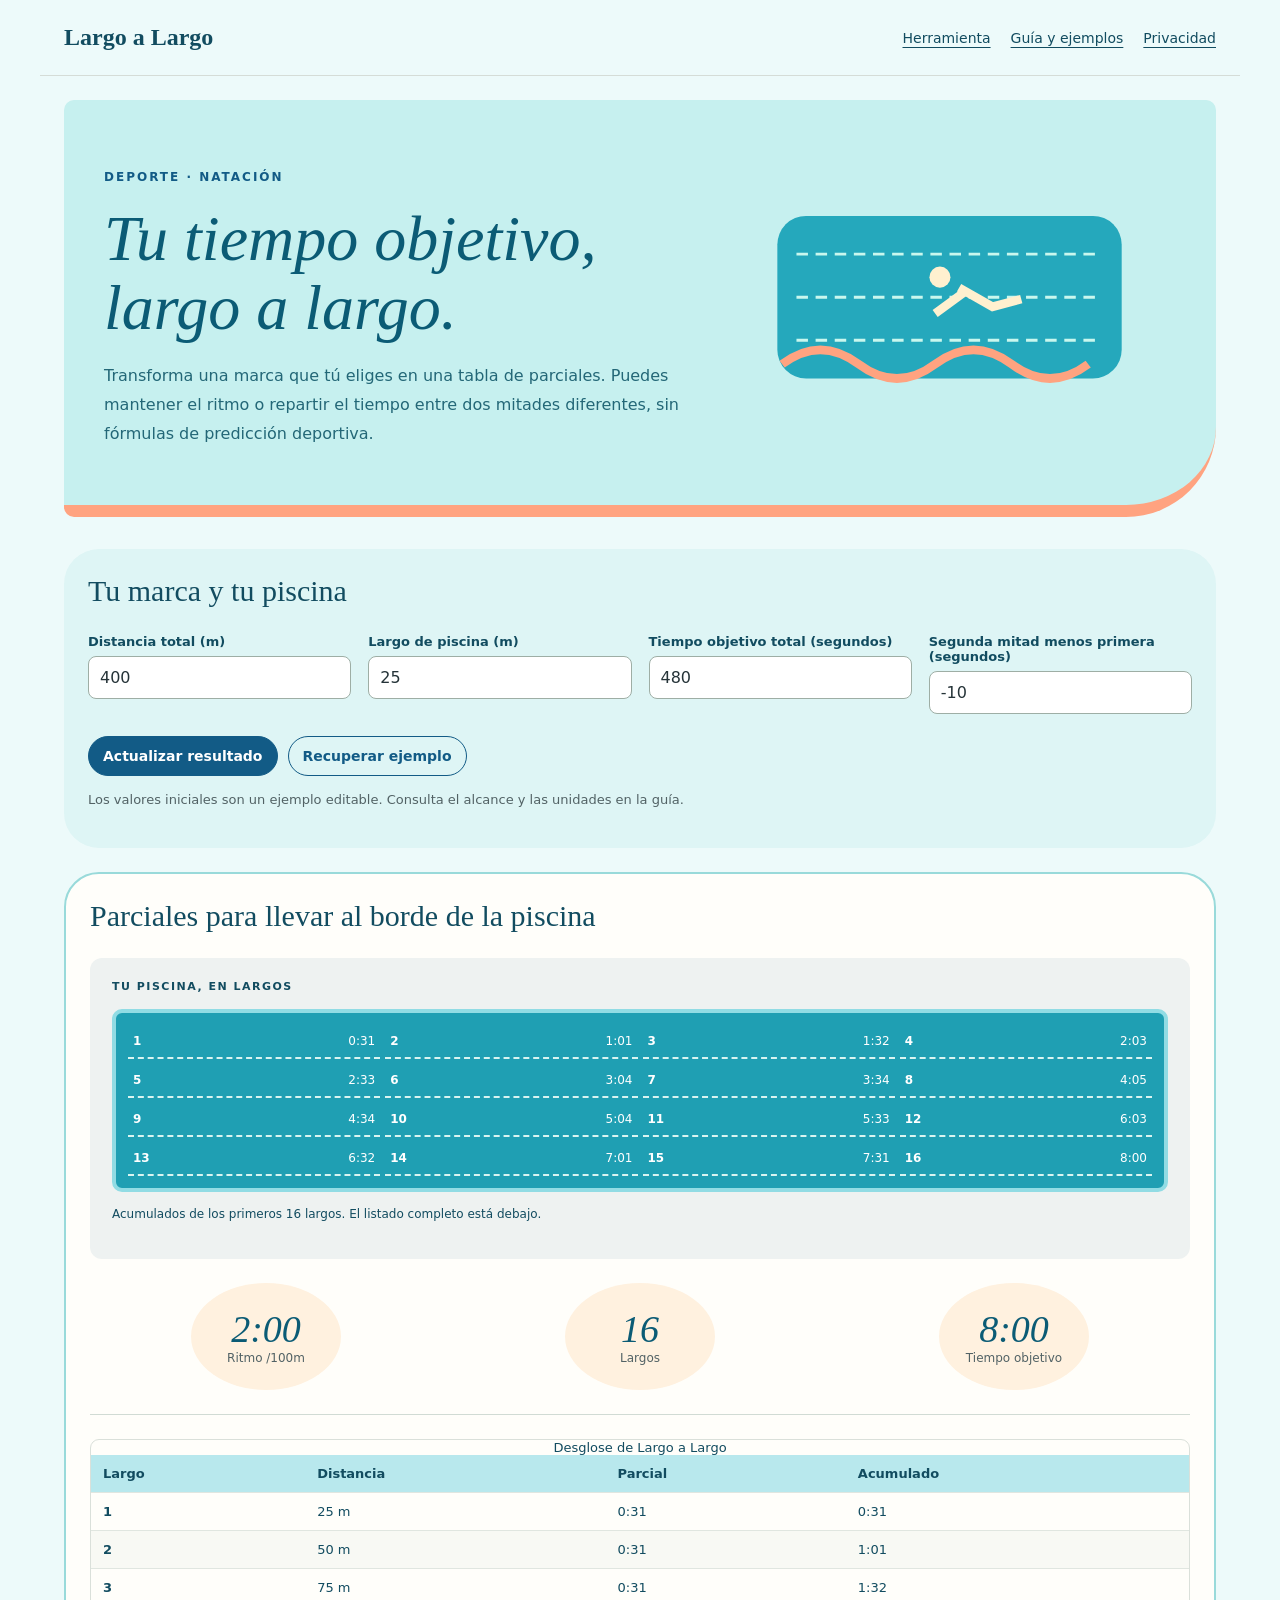
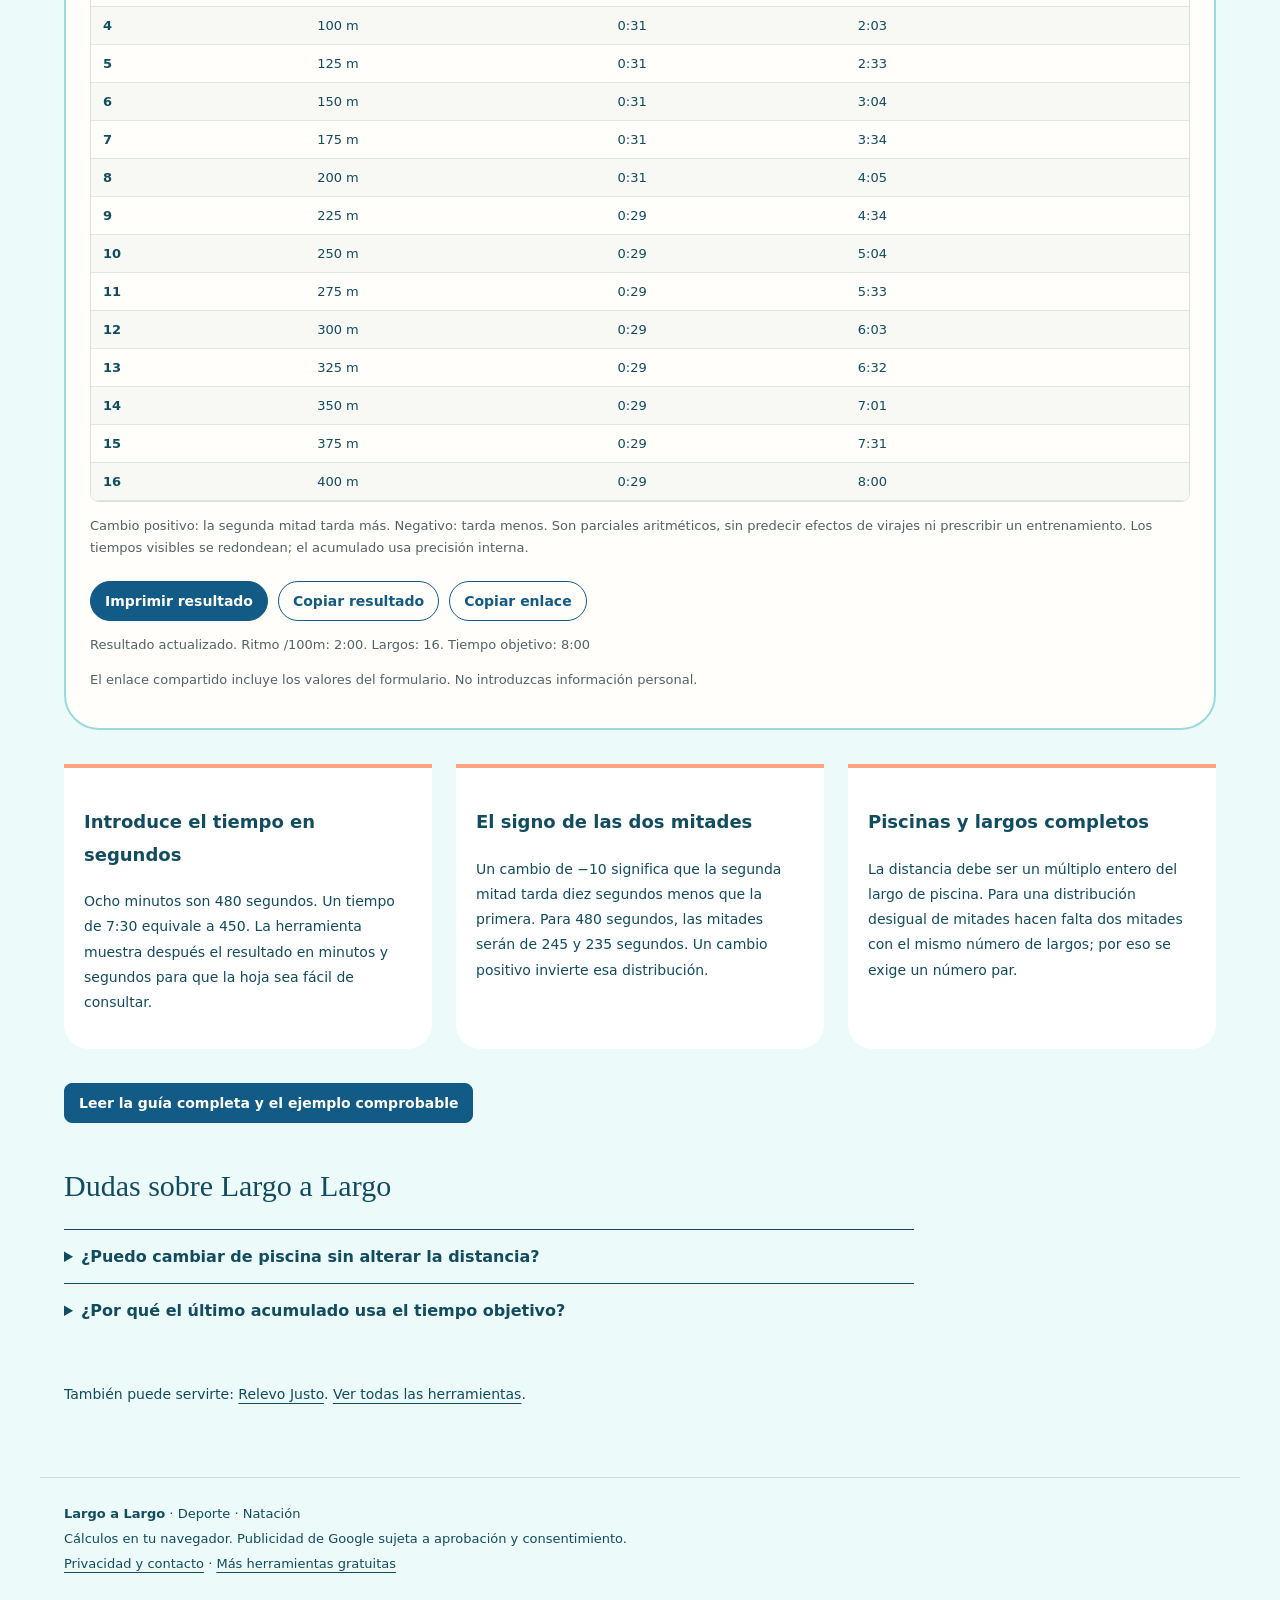
<file: index.html>
<!doctype html><html lang="es"><head><meta charset="utf-8"><meta name="viewport" content="width=device-width,initial-scale=1"><meta name="theme-color" content="#125b86"><title>Calculadora de parciales de natación por largo y dos mitades | Largo a Largo</title><meta name="description" content="Convierte un tiempo objetivo de natación en parciales por largo de piscina. Reparte las dos mitades a ritmos distintos y prepara una tabla imprimible."><link rel="canonical" href="https://ilga25.github.io/largo-a-largo/"><link rel="icon" href="favicon.svg?v=20261021-identidad2" type="image/svg+xml"><link rel="stylesheet" href="style.css?v=20261021-identidad2"><style>:root{--accent:#125b86}</style><script async src="https://pagead2.googlesyndication.com/pagead/js/adsbygoogle.js?client=ca-pub-2632653491273997" crossorigin="anonymous"></script><script src="privacy-options.js?v=20261021-identidad2" defer></script><script src="math.js?v=20261021-identidad2" defer></script><script src="app.js?v=20261021-identidad2" defer></script><script id="tool-config" type="application/json">{"slug": "largo-a-largo", "name": "Largo a Largo", "kind": "swim", "category": "Deporte · Natación", "color": "#125b86", "title": "Calculadora de parciales de natación por largo y dos mitades", "description": "Convierte un tiempo objetivo de natación en parciales por largo de piscina. Reparte las dos mitades a ritmos distintos y prepara una tabla imprimible.", "hero": "Tu tiempo objetivo, largo a largo.", "intro": "Transforma una marca que tú eliges en una tabla de parciales. Puedes mantener el ritmo o repartir el tiempo entre dos mitades diferentes, sin fórmulas de predicción deportiva.", "fields": [["distance", "Distancia total (m)", 400, 25, 10000, 25], ["pool", "Largo de piscina (m)", 25, 10, 100, 1], ["seconds", "Tiempo objetivo total (segundos)", 480, 10, 36000, 1], ["change", "Segunda mitad menos primera (segundos)", -10, -50, 50, 1]], "guide": [["Introduce el tiempo en segundos", "Ocho minutos son 480 segundos. Un tiempo de 7:30 equivale a 450. La herramienta muestra después el resultado en minutos y segundos para que la hoja sea fácil de consultar."], ["El signo de las dos mitades", "Un cambio de −10 significa que la segunda mitad tarda diez segundos menos que la primera. Para 480 segundos, las mitades serán de 245 y 235 segundos. Un cambio positivo invierte esa distribución."], ["Piscinas y largos completos", "La distancia debe ser un múltiplo entero del largo de piscina. Para una distribución desigual de mitades hacen falta dos mitades con el mismo número de largos; por eso se exige un número par."], ["Lo que no predice", "No convierte una marca entre piscina corta y larga, ni estima el efecto de virajes, salida, neopreno o fatiga. Tampoco recomienda intensidad o frecuencia de entrenamiento: solamente distribuye el tiempo que has introducido."], ["Ejemplo comprobable", "400 metros en ocho minutos dan un ritmo medio de 2:00 por 100 metros. En piscina de 25 metros son dieciséis largos. A ritmo uniforme cada largo dura treinta segundos y cada cien metros suma dos minutos."]]}</script><script type="application/ld+json">{"@context": "https://schema.org", "@type": "WebApplication", "name": "Largo a Largo", "url": "https://ilga25.github.io/largo-a-largo/", "description": "Convierte un tiempo objetivo de natación en parciales por largo de piscina. Reparte las dos mitades a ritmos distintos y prepara una tabla imprimible.", "inLanguage": "es", "operatingSystem": "Any", "applicationCategory": "UtilitiesApplication", "offers": {"@type": "Offer", "price": "0", "priceCurrency": "EUR"}}</script><meta property="og:type" content="website"><meta property="og:locale" content="es_ES"><meta property="og:url" content="https://ilga25.github.io/largo-a-largo/"><meta property="og:title" content="Calculadora de parciales de natación por largo y dos mitades | Largo a Largo"><meta name="twitter:card" content="summary"><meta property="og:description" content="Convierte un tiempo objetivo de natación en parciales por largo de piscina. Reparte las dos mitades a ritmos distintos y prepara una tabla imprimible."></head><body class="theme-swim"><a href="#main" class="skip">Saltar al contenido</a><header><a href="./">Largo a Largo</a><nav aria-label="Principal"><a href="./">Herramienta</a><a href="guia.html">Guía y ejemplos</a><a href="privacidad.html">Privacidad</a></nav></header><main id="main"><section class="hero"><div class="hero-copy"><p class="eyebrow">Deporte · Natación</p><h1>Tu tiempo objetivo, largo a largo.</h1><p class="intro">Transforma una marca que tú eliges en una tabla de parciales. Puedes mantener el ritmo o repartir el tiempo entre dos mitades diferentes, sin fórmulas de predicción deportiva.</p></div><div class="brand-art" aria-hidden="true"><svg viewBox="0 0 400 230"><rect x="20" y="25" width="360" height="170" rx="30" fill="#25a8bc"/><path d="M40 65h320M40 110h320M40 155h320" stroke="#c9f7ee" stroke-width="3" stroke-dasharray="12 8"/><path d="M25 180q40-30 80 0t80 0t80 0t80 0" fill="none" stroke="#ffa380" stroke-width="9"/><circle cx="190" cy="89" r="11" fill="#fff0cf"/><path d="M210 100l35 20 30-8M215 105l-30 22" stroke="#fff0cf" stroke-width="9" fill="none"/></svg></div></section><div class="workspace"><section class="panel inputs"><h2>Tu marca y tu piscina</h2><form id="form"><div class="fields"><label class="field">Distancia total (m)<input id="distance" type="number" min="25" max="10000" step="25" value="400" required></label><label class="field">Largo de piscina (m)<input id="pool" type="number" min="10" max="100" step="1" value="25" required></label><label class="field">Tiempo objetivo total (segundos)<input id="seconds" type="number" min="10" max="36000" step="1" value="480" required></label><label class="field">Segunda mitad menos primera (segundos)<input id="change" type="number" min="-50" max="50" step="1" value="-10" required></label></div><div class="actions"><button type="submit">Actualizar resultado</button><button id="reset" class="secondary" type="button">Recuperar ejemplo</button></div></form><p class="small">Los valores iniciales son un ejemplo editable. Consulta el alcance y las unidades en la guía.</p></section><section class="panel output"><h2>Parciales para llevar al borde de la piscina</h2><noscript>Activa JavaScript para utilizar la herramienta. La guía se puede consultar sin JavaScript.</noscript><p id="error" role="alert" hidden></p><div id="result"><div id="feature-viz"></div><div id="metrics" class="metrics"></div><div class="table-wrap"><table><caption>Desglose de Largo a Largo</caption><thead><tr id="head-row"></tr></thead><tbody id="body-rows"></tbody></table></div><p id="note" class="small"></p></div><div class="actions"><button id="print" type="button">Imprimir resultado</button><button id="copy" type="button" class="secondary">Copiar resultado</button><button id="share" type="button" class="secondary">Copiar enlace</button></div><p id="feedback" role="status" class="small"></p><textarea id="copy-field" aria-label="Contenido para copiar" readonly hidden></textarea><p id="status" role="status" class="small"></p><p class="small share-note">El enlace compartido incluye los valores del formulario. No introduzcas información personal.</p></section></div><section class="cards"><article><h3>Introduce el tiempo en segundos</h3><p>Ocho minutos son 480 segundos. Un tiempo de 7:30 equivale a 450. La herramienta muestra después el resultado en minutos y segundos para que la hoja sea fácil de consultar.</p></article><article><h3>El signo de las dos mitades</h3><p>Un cambio de −10 significa que la segunda mitad tarda diez segundos menos que la primera. Para 480 segundos, las mitades serán de 245 y 235 segundos. Un cambio positivo invierte esa distribución.</p></article><article><h3>Piscinas y largos completos</h3><p>La distancia debe ser un múltiplo entero del largo de piscina. Para una distribución desigual de mitades hacen falta dos mitades con el mismo número de largos; por eso se exige un número par.</p></article></section><p class="guide-link"><a class="button" href="guia.html">Leer la guía completa y el ejemplo comprobable</a></p><!-- EXTRA IDENTIDAD --><section class="faq-custom"><h2>Dudas sobre Largo a Largo</h2><details><summary>¿Puedo cambiar de piscina sin alterar la distancia?</summary><p>Sí, si la distancia contiene largos completos. Los parciales se recalculan; no se predice una nueva marca.</p></details><details><summary>¿Por qué el último acumulado usa el tiempo objetivo?</summary><p>Los parciales se calculan con precisión interna. Cada tiempo visible se redondea, por lo que sumar los valores impresos puede dar una pequeña diferencia.</p></details></section><p class="related-tool">También puede servirte: <a href="https://ilga25.github.io/relevo-justo/">Relevo Justo</a>. <a href="https://ilga25.github.io/herramientas.html">Ver todas las herramientas</a>.</p><!-- FIN EXTRA IDENTIDAD --></main><footer><strong>Largo a Largo</strong> · Deporte · Natación<br>Cálculos en tu navegador. Publicidad de Google sujeta a aprobación y consentimiento.<br><a href="privacidad.html">Privacidad y contacto</a> · <a href="https://ilga25.github.io/herramientas.html">Más herramientas gratuitas</a><div><button type="button" id="privacy-options" class="secondary" hidden>Opciones de privacidad</button></div></footer></body></html>
</file>
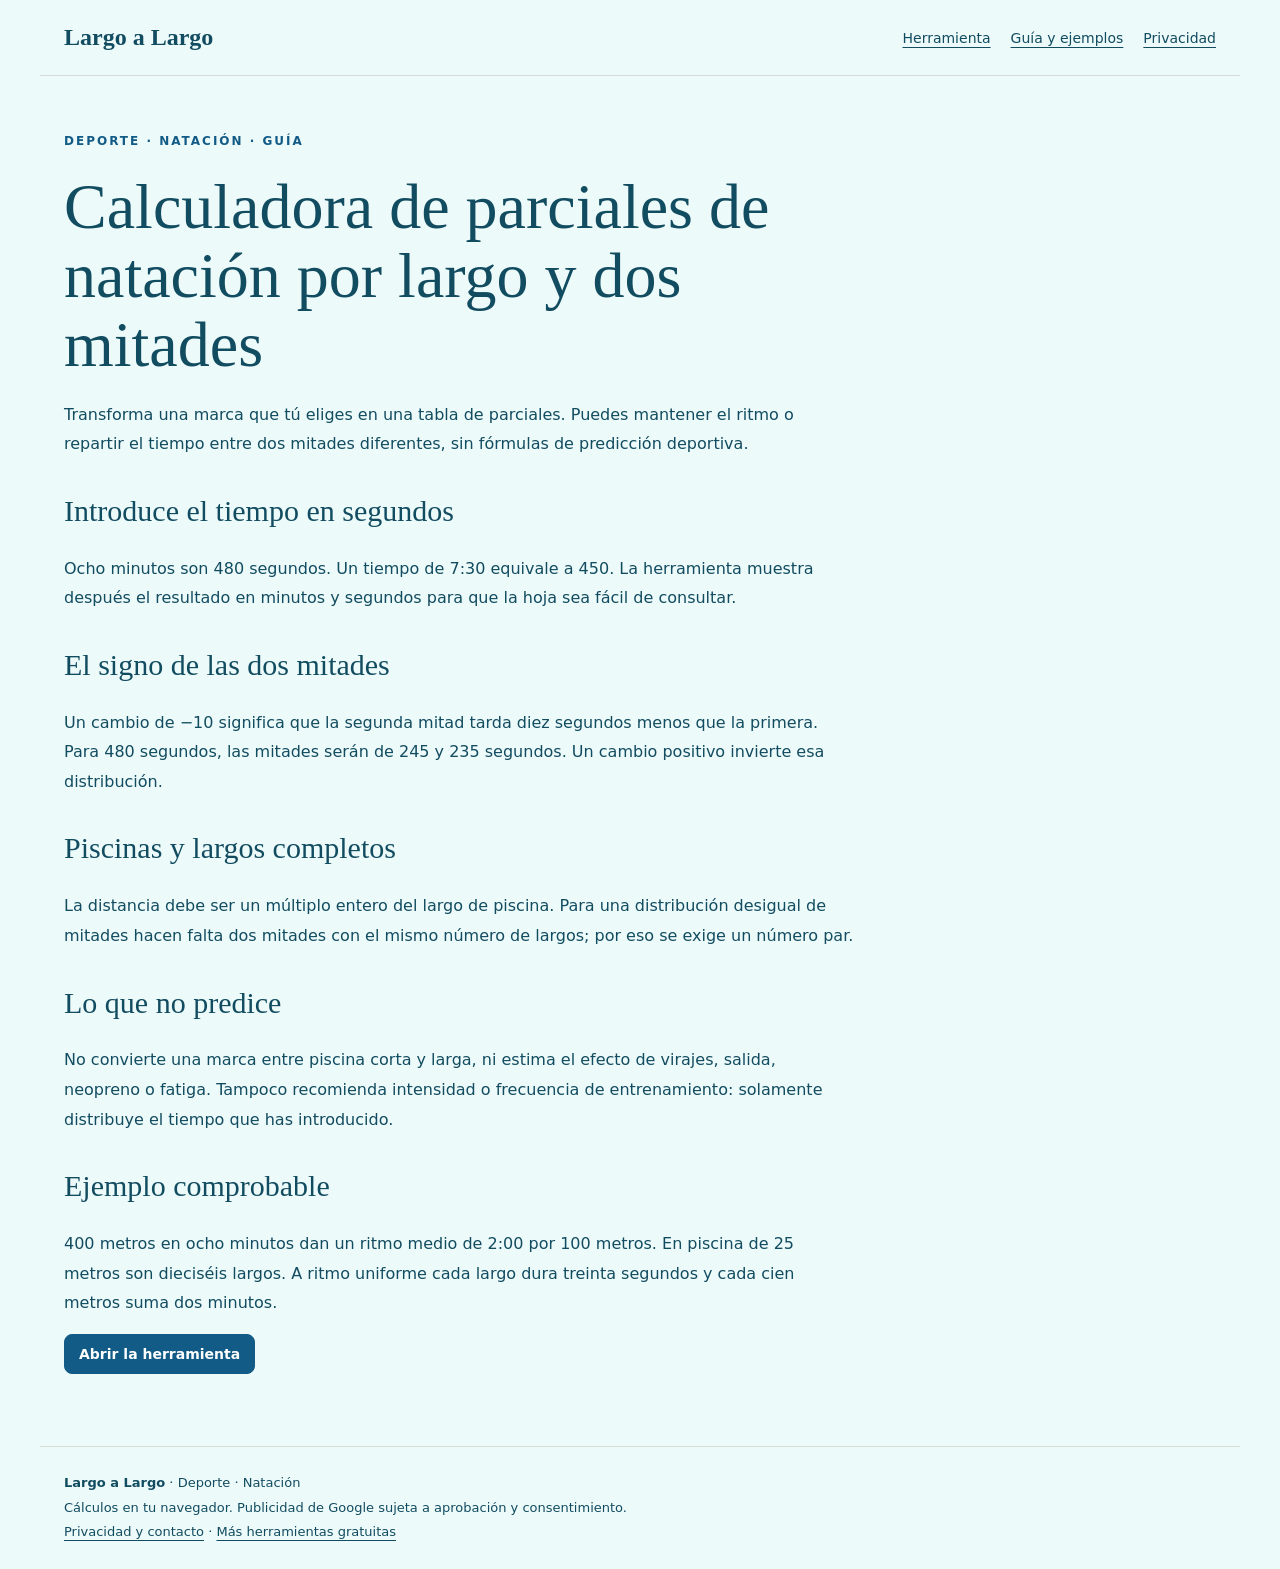
<file: guia.html>
<!doctype html><html lang="es"><head><meta charset="utf-8"><meta name="viewport" content="width=device-width,initial-scale=1"><meta name="theme-color" content="#125b86"><title>Guía y ejemplo de Largo a Largo | Largo a Largo</title><meta name="description" content="Método, unidades, ejemplo resuelto y límites de Largo a Largo."><link rel="canonical" href="https://ilga25.github.io/largo-a-largo/guia.html"><link rel="icon" href="favicon.svg?v=20261021-identidad2" type="image/svg+xml"><link rel="stylesheet" href="style.css?v=20261021-identidad2"><style>:root{--accent:#125b86}</style><script async src="https://pagead2.googlesyndication.com/pagead/js/adsbygoogle.js?client=ca-pub-2632653491273997" crossorigin="anonymous"></script><script src="privacy-options.js?v=20261021-identidad2" defer></script><meta property="og:type" content="website"><meta property="og:locale" content="es_ES"><meta property="og:url" content="https://ilga25.github.io/largo-a-largo/guia.html"><meta property="og:title" content="Guía y ejemplo de Largo a Largo | Largo a Largo"><meta name="twitter:card" content="summary"><meta property="og:description" content="Método, unidades, ejemplo resuelto y límites de Largo a Largo."></head><body class="theme-swim"><a href="#main" class="skip">Saltar al contenido</a><header><a href="./">Largo a Largo</a><nav aria-label="Principal"><a href="./">Herramienta</a><a href="guia.html">Guía y ejemplos</a><a href="privacidad.html">Privacidad</a></nav></header><main id="main"><article class="reading"><p class="eyebrow">Deporte · Natación · Guía</p><h1>Calculadora de parciales de natación por largo y dos mitades</h1><p>Transforma una marca que tú eliges en una tabla de parciales. Puedes mantener el ritmo o repartir el tiempo entre dos mitades diferentes, sin fórmulas de predicción deportiva.</p><h2>Introduce el tiempo en segundos</h2><p>Ocho minutos son 480 segundos. Un tiempo de 7:30 equivale a 450. La herramienta muestra después el resultado en minutos y segundos para que la hoja sea fácil de consultar.</p><h2>El signo de las dos mitades</h2><p>Un cambio de −10 significa que la segunda mitad tarda diez segundos menos que la primera. Para 480 segundos, las mitades serán de 245 y 235 segundos. Un cambio positivo invierte esa distribución.</p><h2>Piscinas y largos completos</h2><p>La distancia debe ser un múltiplo entero del largo de piscina. Para una distribución desigual de mitades hacen falta dos mitades con el mismo número de largos; por eso se exige un número par.</p><h2>Lo que no predice</h2><p>No convierte una marca entre piscina corta y larga, ni estima el efecto de virajes, salida, neopreno o fatiga. Tampoco recomienda intensidad o frecuencia de entrenamiento: solamente distribuye el tiempo que has introducido.</p><h2>Ejemplo comprobable</h2><p>400 metros en ocho minutos dan un ritmo medio de 2:00 por 100 metros. En piscina de 25 metros son dieciséis largos. A ritmo uniforme cada largo dura treinta segundos y cada cien metros suma dos minutos.</p><p><a class="button" href="./">Abrir la herramienta</a></p></article></main><footer><strong>Largo a Largo</strong> · Deporte · Natación<br>Cálculos en tu navegador. Publicidad de Google sujeta a aprobación y consentimiento.<br><a href="privacidad.html">Privacidad y contacto</a> · <a href="https://ilga25.github.io/herramientas.html">Más herramientas gratuitas</a><div><button type="button" id="privacy-options" class="secondary" hidden>Opciones de privacidad</button></div></footer></body></html>
</file>
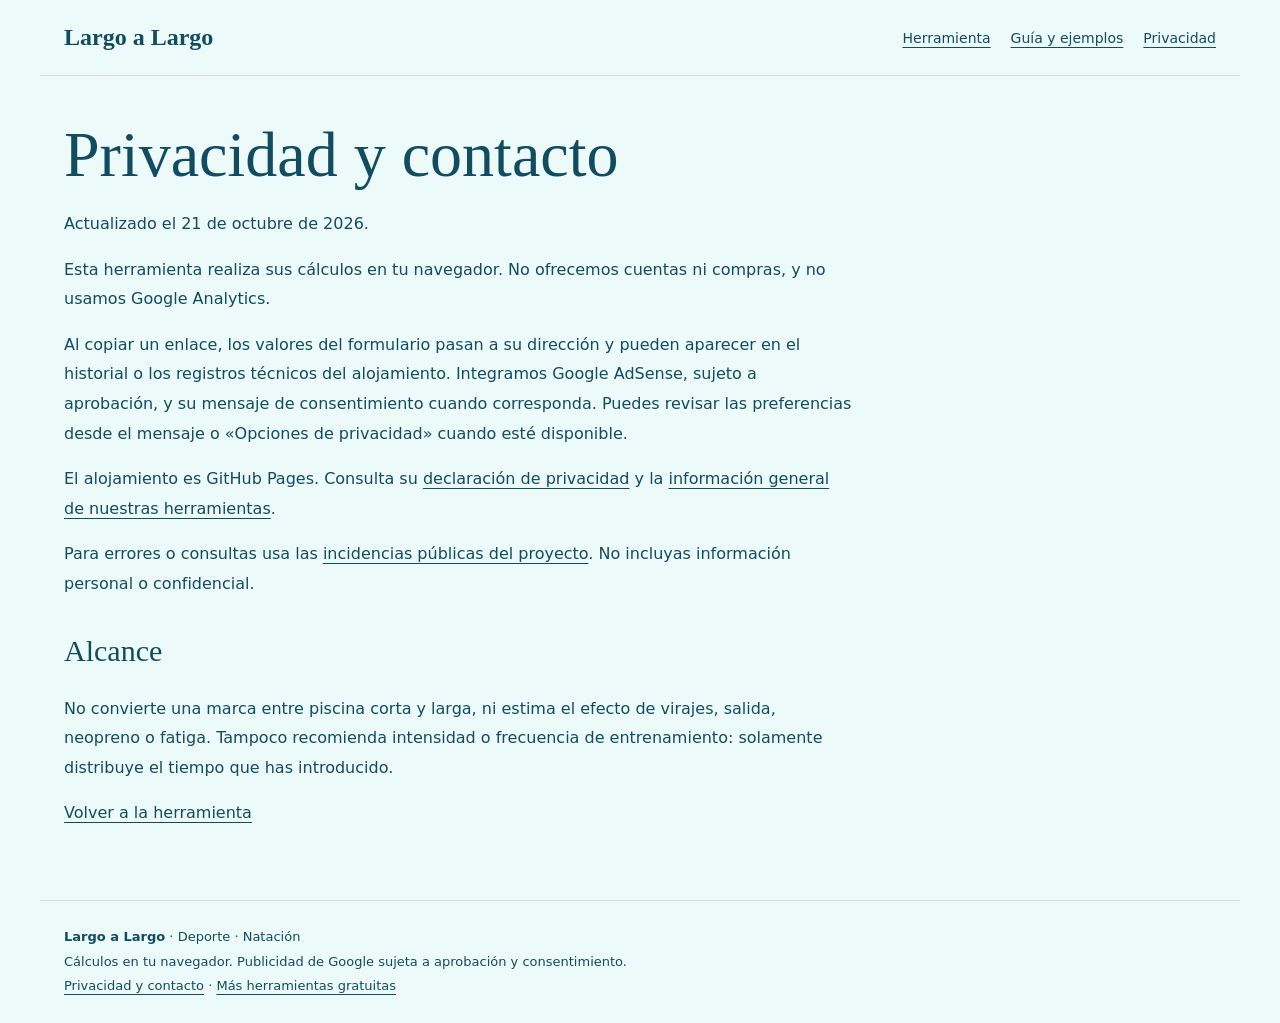
<file: privacidad.html>
<!doctype html><html lang="es"><head><meta charset="utf-8"><meta name="viewport" content="width=device-width,initial-scale=1"><meta name="theme-color" content="#125b86"><title>Privacidad y contacto | Largo a Largo</title><meta name="description" content="Privacidad, alojamiento y contacto de Largo a Largo."><link rel="canonical" href="https://ilga25.github.io/largo-a-largo/privacidad.html"><link rel="icon" href="favicon.svg?v=20261021-identidad2" type="image/svg+xml"><link rel="stylesheet" href="style.css?v=20261021-identidad2"><style>:root{--accent:#125b86}</style><meta property="og:type" content="website"><meta property="og:locale" content="es_ES"><meta property="og:url" content="https://ilga25.github.io/largo-a-largo/privacidad.html"><meta property="og:title" content="Privacidad y contacto | Largo a Largo"><meta name="twitter:card" content="summary"><meta property="og:description" content="Privacidad, alojamiento y contacto de Largo a Largo."></head><body class="theme-swim"><a href="#main" class="skip">Saltar al contenido</a><header><a href="./">Largo a Largo</a><nav aria-label="Principal"><a href="./">Herramienta</a><a href="guia.html">Guía y ejemplos</a><a href="privacidad.html">Privacidad</a></nav></header><main id="main"><article class="reading"><h1>Privacidad y contacto</h1><p>Actualizado el 21 de octubre de 2026.</p><p>Esta herramienta realiza sus cálculos en tu navegador. No ofrecemos cuentas ni compras, y no usamos Google Analytics.</p><p>Al copiar un enlace, los valores del formulario pasan a su dirección y pueden aparecer en el historial o los registros técnicos del alojamiento. Integramos Google AdSense, sujeto a aprobación, y su mensaje de consentimiento cuando corresponda. Puedes revisar las preferencias desde el mensaje o «Opciones de privacidad» cuando esté disponible.</p><p>El alojamiento es GitHub Pages. Consulta su <a href="https://docs.github.com/site-policy/privacy-policies/github-general-privacy-statement">declaración de privacidad</a> y la <a href="https://ilga25.github.io/privacidad-herramientas.html">información general de nuestras herramientas</a>.</p><p>Para errores o consultas usa las <a href="https://github.com/ilga25/largo-a-largo/issues">incidencias públicas del proyecto</a>. No incluyas información personal o confidencial.</p><h2>Alcance</h2><p>No convierte una marca entre piscina corta y larga, ni estima el efecto de virajes, salida, neopreno o fatiga. Tampoco recomienda intensidad o frecuencia de entrenamiento: solamente distribuye el tiempo que has introducido.</p><p><a href="./">Volver a la herramienta</a></p></article></main><footer><strong>Largo a Largo</strong> · Deporte · Natación<br>Cálculos en tu navegador. Publicidad de Google sujeta a aprobación y consentimiento.<br><a href="privacidad.html">Privacidad y contacto</a> · <a href="https://ilga25.github.io/herramientas.html">Más herramientas gratuitas</a></footer></body></html>
</file>
<file: style.css>
:root{font-family:system-ui,sans-serif;color:#253338;background:#f3f4ef;font-synthesis:none;--accent:#155e63}*{box-sizing:border-box}body{margin:0}a{color:inherit;text-underline-offset:4px}header,main,footer{max-width:1200px;margin:auto;padding:24px}header{display:flex;justify-content:space-between;align-items:center;gap:20px;border-bottom:1px solid #d5dcd7}header>a{font:700 24px Georgia,serif;text-decoration:none}nav{display:flex;flex-wrap:wrap;gap:20px;font-size:14px}.eyebrow{text-transform:uppercase;letter-spacing:2px;font-size:12px;color:var(--accent);font-weight:750;margin-top:30px}h1{font:clamp(40px,5vw,65px)/1.08 Georgia,serif;font-weight:400;max-width:900px;margin:20px 0}h2{font:30px/1.2 Georgia,serif}h3{font-size:18px}.intro{max-width:760px;line-height:1.8;color:#526265}.hero{position:relative;padding-right:70px}.badge{position:absolute;right:10px;top:15px;width:50px;height:50px;border:2px solid var(--accent);color:var(--accent);border-radius:50%;display:grid;place-items:center;font:24px Georgia,serif}.workspace{display:grid;grid-template-columns:minmax(300px,.75fr) minmax(430px,1.35fr);gap:24px;margin:32px 0}.panel{min-width:0;background:#fffefa;border:1px solid #d1dbd4;border-radius:16px;padding:24px}.panel h2{margin-top:0}.fields{display:grid;grid-template-columns:1fr 1fr;gap:17px}.field{font-size:13px;font-weight:650;display:block}.field input,.field select,.field textarea{display:block;width:100%;min-width:0;margin:7px 0 0;border:1px solid #9eaea5;border-radius:8px;background:white;font:16px system-ui;color:#253338;padding:11px}.field textarea{min-height:240px;resize:vertical;font:14px/1.6 ui-monospace,monospace}.text-field{grid-column:1/-1}input:focus,textarea:focus,button:focus-visible{outline:3px solid color-mix(in srgb,var(--accent) 35%,white);outline-offset:2px}.actions{display:flex;gap:10px;flex-wrap:wrap;margin-top:22px}button,.button{border:1px solid var(--accent);border-radius:8px;background:var(--accent);color:white;padding:11px 14px;font:600 14px system-ui;cursor:pointer;text-decoration:none;display:inline-block}button.secondary{background:transparent;color:var(--accent)}button:disabled{opacity:.45;cursor:default}.small{font-size:13px;line-height:1.7;color:#526265}.metrics{display:flex;flex-wrap:wrap;gap:22px;padding:0 0 24px;border-bottom:1px solid #d1dbd4;margin-bottom:24px}.metrics div{max-width:100%}.metrics strong{display:block;font:30px Georgia,serif;overflow-wrap:anywhere}.metrics span{font-size:12px;color:#526265}.table-wrap{overflow:auto;max-height:680px;border:1px solid #dae0da;border-radius:9px}table{border-collapse:collapse;width:100%;font-size:13px}th,td{border-bottom:1px solid #e0e6e0;padding:11px 12px;text-align:left;vertical-align:top}thead{background:#eef1e9;position:sticky;top:0}tbody th{font-weight:600}tbody tr:nth-child(even){background:#f8f9f4}td{white-space:pre-wrap;overflow-wrap:anywhere;max-width:500px}#error{background:#fbece3;color:#833e20;border-left:4px solid #af5b32;padding:18px;line-height:1.6}#copy-field{width:100%;min-height:100px;font:13px monospace}.reading{max-width:790px;line-height:1.85}.reading h2{margin-top:34px}.cards{display:grid;grid-template-columns:repeat(3,1fr);gap:24px;margin:34px 0}.cards article{border-top:2px solid var(--accent);padding-top:10px;font-size:14px;line-height:1.8}footer{border-top:1px solid #d5dcd7;margin-top:32px;font-size:13px;line-height:1.9}.skip{position:absolute;top:-100px}.skip:focus{top:10px;background:white;padding:14px;z-index:10}[hidden]{display:none!important}.prompt-tool .workspace{grid-template-columns:1fr}.prompt-tool .fields{grid-template-columns:1fr 1fr}.prompt-tool .text-field{grid-column:auto}.prompt-tool .table-wrap td:last-child{min-width:280px;max-width:750px;font-family:ui-monospace,monospace}.prompt-tool .table-wrap{max-height:800px}@media(max-width:850px){.workspace{grid-template-columns:1fr}.cards{grid-template-columns:1fr}.prompt-tool .fields{grid-template-columns:1fr}.hero{padding-right:0}.badge{display:none}header{align-items:flex-start;flex-direction:column}h1{font-size:43px}}@media(max-width:420px){header,main,footer{padding:18px}.panel{padding:17px}.fields{grid-template-columns:1fr}nav{gap:14px}}@media print{body{background:white}header,footer,.hero,.inputs,.actions,.small.share-note,.cards,#feedback,#copy-field,.guide-link{display:none}.workspace{display:block}.panel{border:0;padding:0}.table-wrap{max-height:none;overflow:visible;border:0}thead{position:static}tr{break-inside:avoid}table{font-size:10px}main{padding:0}.metrics strong{font-size:24px}}




/* IDENTIDAD PROPIA 2026-10-21 */

.hero-copy{min-width:0}.brand-art{min-width:0;align-self:center}.brand-art svg{display:block;width:100%;height:220px}.feature-strip{display:flex;flex-wrap:wrap;gap:12px;padding:20px 0;margin:16px 0 26px;border-block:1px solid currentColor}.feature-strip span{font-size:12px;font-weight:700;letter-spacing:.8px}.feature-strip a{color:inherit}#feature-viz{margin:0 0 24px;padding:22px;background:color-mix(in srgb,var(--accent) 7%,transparent);border-radius:12px}.viz-title{font-size:11px;font-weight:800;letter-spacing:1.5px;margin:0 0 16px}.viz-caption{font-size:12px;line-height:1.7}.stack{display:flex;height:35px;overflow:hidden;border:1px solid currentColor;border-radius:6px}.stack i{display:block;min-width:0}.viz-key{display:flex;gap:15px;flex-wrap:wrap;margin-top:15px;font-size:12px}.viz-key span{display:flex;align-items:center;gap:6px}.viz-key i{width:10px;height:10px;border-radius:50%}.round-path{display:flex;flex-wrap:wrap;gap:10px}.round-path span{display:flex;flex-direction:column;padding:14px;border:1px solid currentColor;font-size:12px}.round-path b{font-size:23px}.pool-lanes{display:grid;grid-template-columns:repeat(4,1fr);gap:5px;background:#1f9fb3;padding:12px;border:4px solid #91dce4}.pool-lanes span{display:flex;justify-content:space-between;padding:9px 5px;border-bottom:2px dashed #d8f4f1;font-size:12px;color:white;gap:6px}.pool-lanes em{font-style:normal}.minute-bars{display:grid;gap:8px}.minute-bars>div,.chance-bars>div{display:grid;grid-template-columns:35px 1fr 55px;align-items:center;gap:9px;font-size:12px}.minute-bars i,.chance-bars i{height:15px;background:linear-gradient(to right,var(--accent) var(--fill),#8a9a9c20 var(--fill));border-radius:3px}.chance-bars{display:grid;gap:12px}.chance-bars>div{grid-template-columns:28px 1fr 75px}.editor-legend{display:flex;gap:18px;font:12px ui-monospace,monospace;flex-wrap:wrap}.faq-custom{margin:45px 0;max-width:850px}.faq-custom details{padding:17px 0;border-top:1px solid currentColor}.faq-custom summary{font-weight:700;cursor:pointer}.faq-custom p{font-size:14px;line-height:1.8}.related-tool{font-size:14px;line-height:1.8;margin-top:25px}#feature-viz svg{width:100%;max-height:340px;display:block}header a,button{transition:transform .16s ease,background .16s ease}button:hover{transform:translateY(-1px)}@media(prefers-reduced-motion:reduce){*{transition:none!important;scroll-behavior:auto!important}}@media(max-width:800px){.hero{grid-template-columns:1fr!important;padding:24px!important}.brand-art svg{height:150px}.fields{grid-template-columns:1fr 1fr!important}.workspace{grid-template-columns:1fr!important}.inputs,.output{order:initial!important}.metrics{gap:18px}.hero h1{font-size:40px!important;letter-spacing:-1px!important}.pool-lanes{grid-template-columns:repeat(2,1fr)}.feature-strip{gap:10px}header{position:static!important}}@media(max-width:430px){.fields{grid-template-columns:1fr!important}.hero h1{font-size:35px!important}.hero{padding:20px!important}.panel{padding:18px!important}nav{gap:12px!important}}@media print{.brand-art,.feature-strip,.faq-custom,.related-tool{display:none!important}#feature-viz{break-inside:avoid;color:black!important;background:white!important}.stack{height:18px}body,.panel,.output,.inputs{background:white!important;color:black!important}.small,.viz-caption,.viz-title{color:black!important}}

@media(max-width:800px){.cards{grid-template-columns:1fr!important}.cards article{min-width:0;overflow-wrap:anywhere}.reading{max-width:100%}nav{flex-wrap:wrap!important}}

body{background:#edfafa;color:#124c60}.hero{display:grid;grid-template-columns:1.3fr 1fr;gap:30px;background:#c6f0ef;padding:40px;border-radius:10px 10px 90px 10px;border-bottom:12px solid #ffa380}.hero h1{font-style:italic;color:#0b5b75}.hero .intro{color:#236777}.workspace{display:block}.inputs{margin-bottom:24px;border:0;background:#def5f5;border-radius:35px}.fields{grid-template-columns:repeat(4,1fr)}.output{border-radius:35px;border:2px solid #99dada}.metrics{justify-content:space-around;text-align:center}.metrics>div{background:#fff1df;min-width:150px;padding:22px;border-radius:50%;aspect-ratio:1.4;display:grid;place-content:center}.metrics strong{font:italic 38px Georgia,serif;color:#0b5b75}.table-wrap thead{background:#b8e8ed}.cards article{border-top:4px solid #ffa380;background:white;padding:20px;border-radius:0 0 25px 25px}.pool-lanes{border-radius:10px}button{border-radius:30px}
@media print{thead,tbody tr:nth-child(even),th,td{background:white!important;color:black!important}.atelier-note,.workshop-strip,.gallery-note,.blueprint-note,#feature-viz{display:none!important}}
</file>
